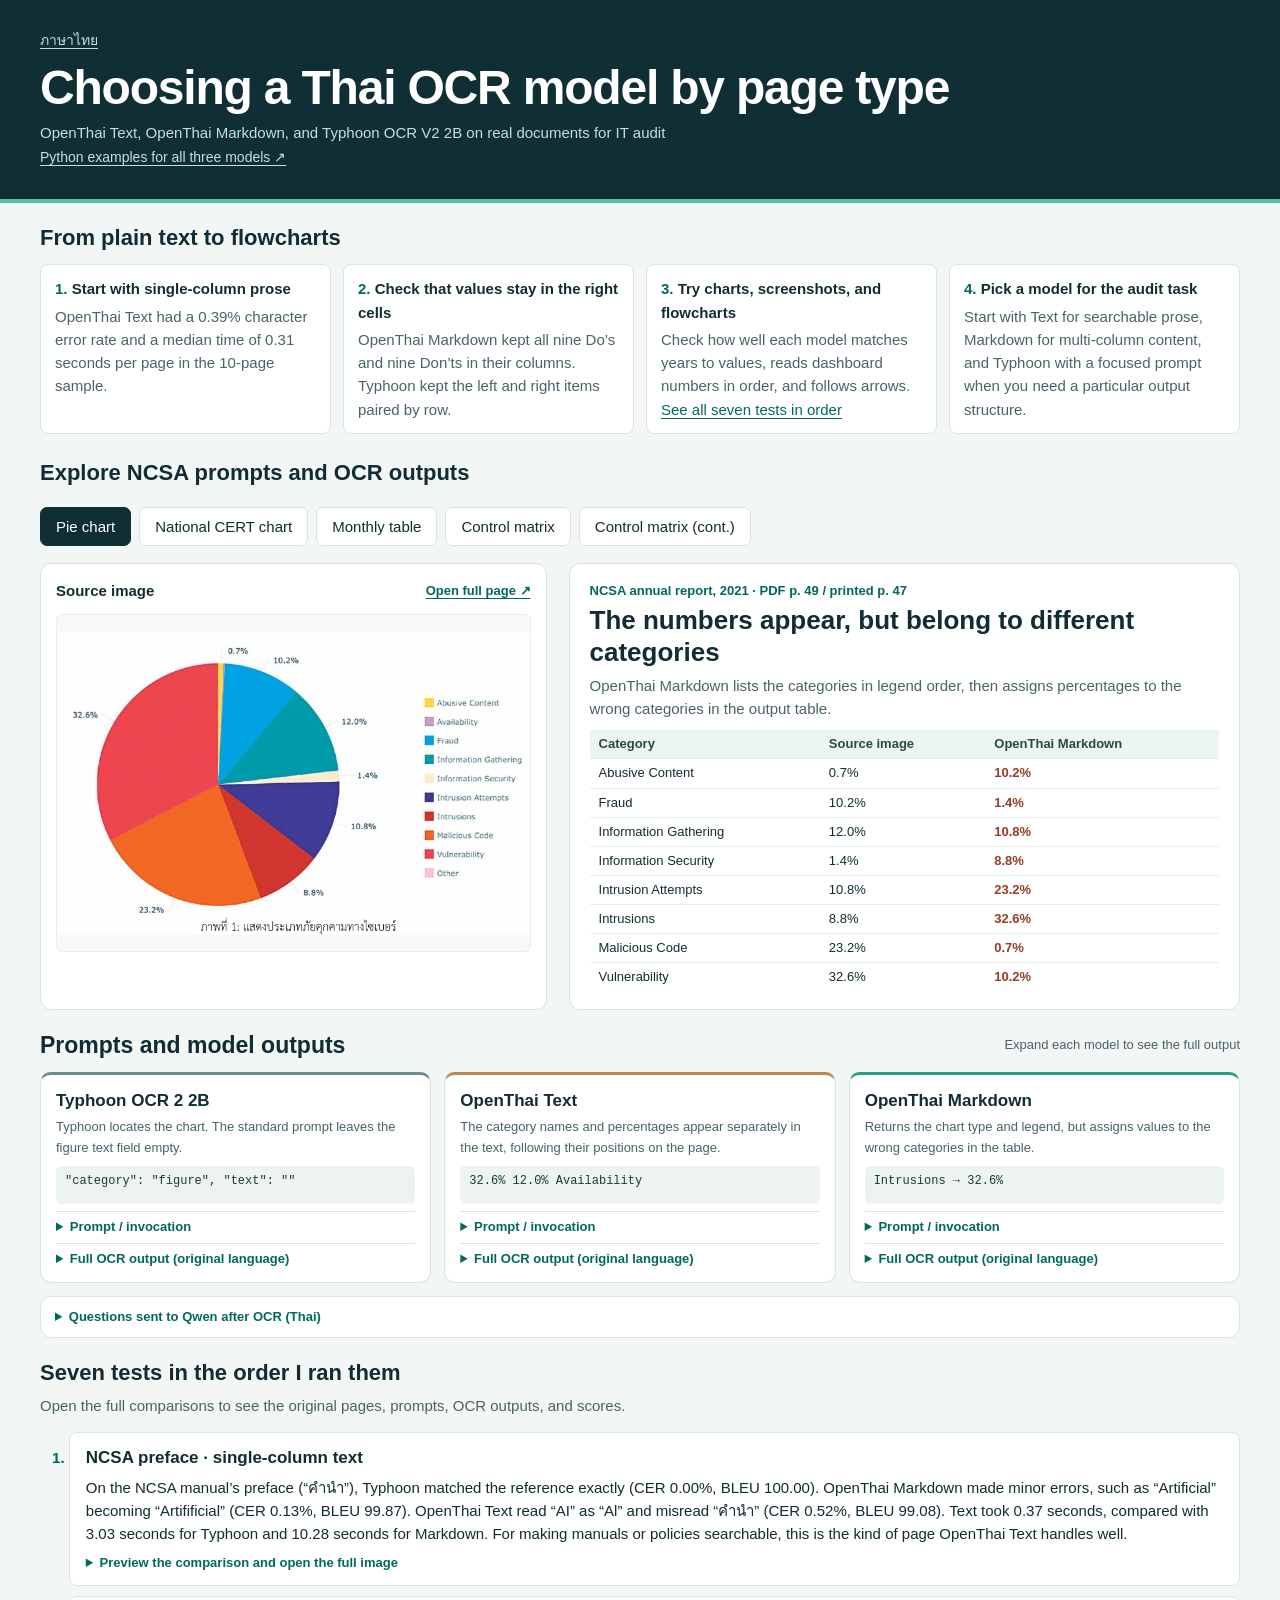
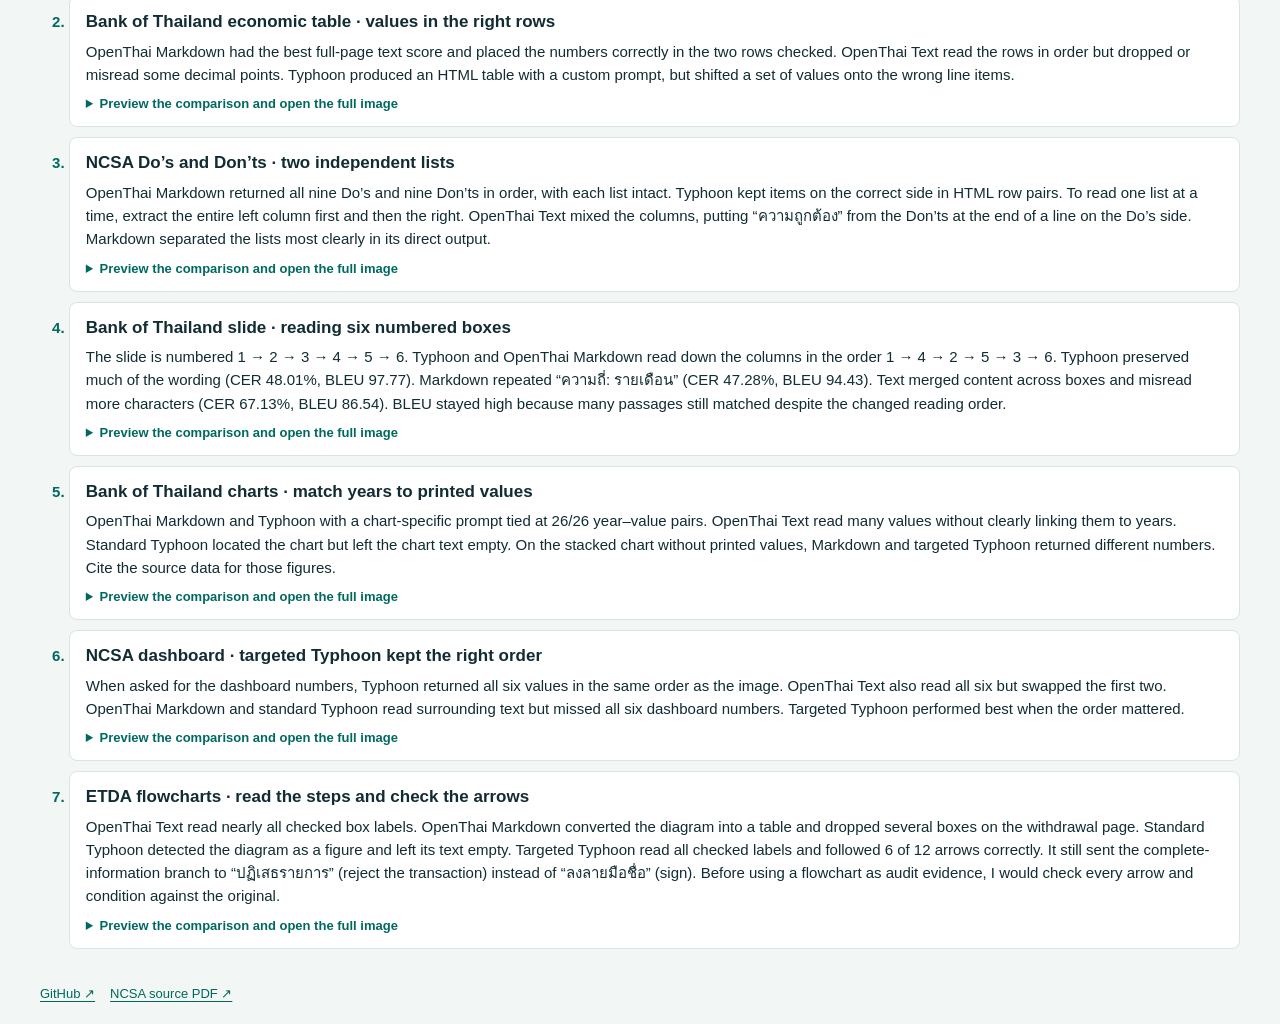
<file: docs/index.html>
<!doctype html>
<html lang="en">
<head>
<meta charset="utf-8">
<meta name="viewport" content="width=device-width, initial-scale=1">
<meta name="description" content="Compare three Thai OCR models on prose, tables, charts, screenshots, and flowcharts for IT audit.">
<title>Choosing a Thai OCR model by page type · IT audit</title>
<link rel="alternate" hreflang="th" href="th.html">
<link rel="stylesheet" href="style.css">
<script defer src="assets/cases.js"></script>
<script defer src="assets/cases.en.js"></script>
<script defer src="assets/test-sequence.js"></script>
<script defer src="app.js"></script>
</head>
<body>
<header class="mast">
  <div class="wrap">
    <a class="language-link" href="th.html" lang="th" hreflang="th">ภาษาไทย</a>
    <h1>Choosing a Thai OCR model by page type</h1>
    <p>OpenThai Text, OpenThai Markdown, and Typhoon OCR V2 2B on real documents for IT audit</p>
    <a class="language-link" href="https://github.com/lengtsp/openthai2.0_ocr_markdown_and_text_test/tree/main/examples#readme">Python examples for all three models ↗</a>
  </div>
</header>
<main class="wrap">
  <section class="story" aria-labelledby="story-title">
    <h2 id="story-title">From plain text to flowcharts</h2>
    <ol class="story-steps">
      <li><strong>Start with single-column prose</strong><p>OpenThai Text had a 0.39% character error rate and a median time of 0.31 seconds per page in the 10-page sample.</p></li>
      <li><strong>Check that values stay in the right cells</strong><p>OpenThai Markdown kept all nine Do’s and nine Don’ts in their columns. Typhoon kept the left and right items paired by row.</p></li>
      <li><strong>Try charts, screenshots, and flowcharts</strong><p>Check how well each model matches years to values, reads dashboard numbers in order, and follows arrows. <a href="#visual-cases">See all seven tests in order</a></p></li>
      <li><strong>Pick a model for the audit task</strong><p>Start with Text for searchable prose, Markdown for multi-column content, and Typhoon with a focused prompt when you need a particular output structure.</p></li>
    </ol>
  </section>
  <h2 id="interactive-cases" class="case-heading">Explore NCSA prompts and OCR outputs</h2>
  <nav id="cases" aria-label="Choose a document example"></nav>
  <section class="comparison" aria-labelledby="case-title">
    <div class="source">
      <div class="section-label"><span>Source image</span><a id="full-image" target="_blank" rel="noopener">Open full page ↗</a></div>
      <img id="source-image" alt="">
    </div>
    <div class="findings">
      <p class="reference" id="reference"></p>
      <h2 id="case-title"></h2>
      <p class="description" id="description"></p>
      <div class="table-scroll"><table id="comparison-table"></table></div>
    </div>
  </section>
  <section aria-labelledby="outputs-title" class="outputs">
    <div class="section-label"><h2 id="outputs-title">Prompts and model outputs</h2><span>Expand each model to see the full output</span></div>
    <div id="models" class="models"></div>
  </section>
  <details class="qa"><summary>Questions sent to Qwen after OCR (Thai)</summary><p>The Q&amp;A run used four pages as evidence. The chart questions cover the National CERT chart.</p><pre id="questions" lang="th"></pre></details>
  <section class="story visual-cases" id="visual-cases" aria-labelledby="visual-title">
    <h2 id="visual-title">Seven tests in the order I ran them</h2>
    <p>Open the full comparisons to see the original pages, prompts, OCR outputs, and scores.</p>
    <ol id="test-sequence" class="test-sequence"></ol>
  </section>
  <footer><a href="https://github.com/lengtsp/openthai2.0_ocr_markdown_and_text_test">GitHub ↗</a><a id="official" target="_blank" rel="noopener">NCSA source PDF ↗</a></footer>
</main>
</body>
</html>
</file>
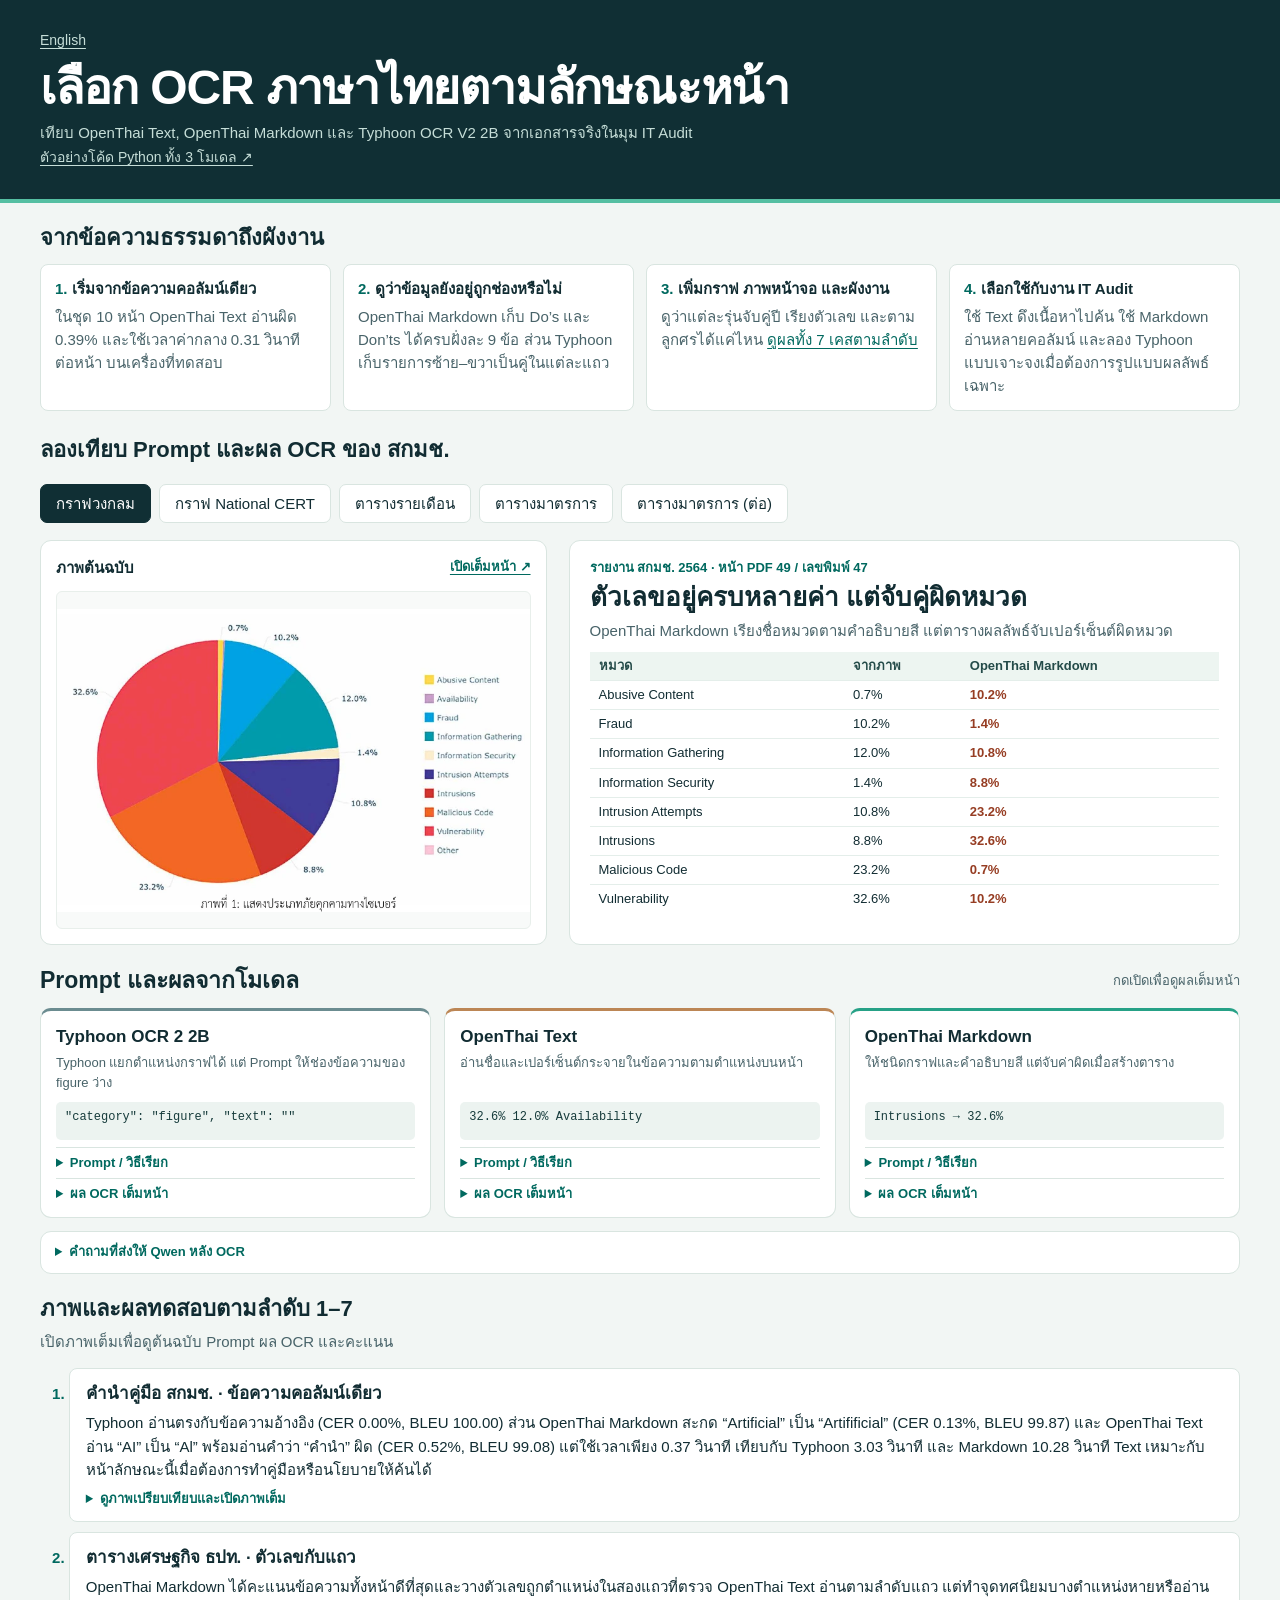
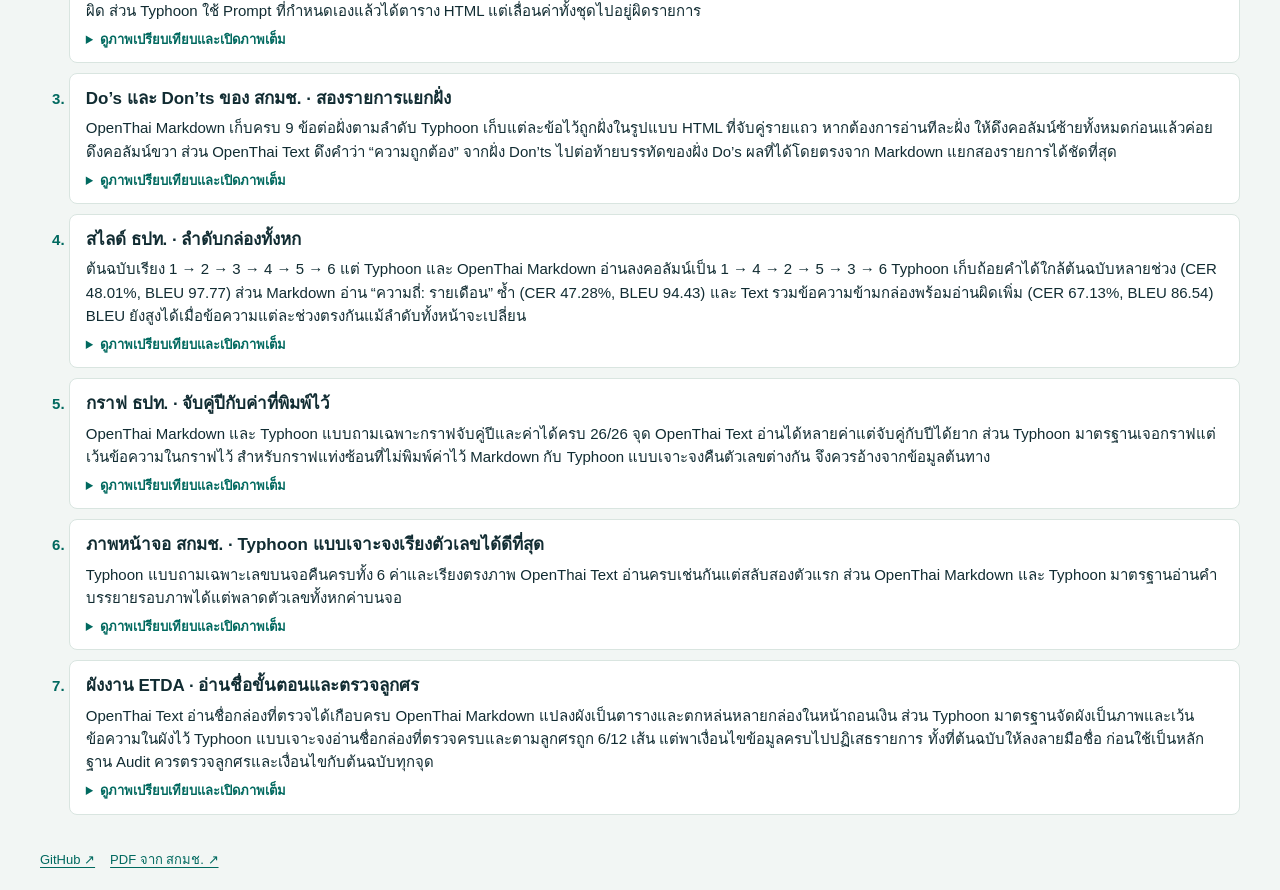
<file: docs/th.html>
<!doctype html>
<html lang="th">
<head>
<meta charset="utf-8">
<meta name="viewport" content="width=device-width, initial-scale=1">
<meta name="description" content="เทียบ OCR ภาษาไทยสามรุ่นกับข้อความ ตาราง กราฟ ภาพหน้าจอ และผังงานสำหรับ IT Audit">
<title>เลือก OCR ภาษาไทยตามลักษณะหน้า · IT Audit</title>
<link rel="alternate" hreflang="en" href="./">
<link rel="stylesheet" href="style.css">
<script defer src="assets/cases.js"></script>
<script defer src="assets/test-sequence.js"></script>
<script defer src="app.js"></script>
</head>
<body>
<header class="mast">
  <div class="wrap">
    <a class="language-link" href="./" lang="en" hreflang="en">English</a>
    <h1>เลือก OCR ภาษาไทยตามลักษณะหน้า</h1>
    <p>เทียบ OpenThai Text, OpenThai Markdown และ Typhoon OCR V2 2B จากเอกสารจริงในมุม IT Audit</p>
    <a class="language-link" href="https://github.com/lengtsp/openthai2.0_ocr_markdown_and_text_test/tree/main/examples#readme">ตัวอย่างโค้ด Python ทั้ง 3 โมเดล ↗</a>
  </div>
</header>
<main class="wrap">
  <section class="story" aria-labelledby="story-title">
    <h2 id="story-title">จากข้อความธรรมดาถึงผังงาน</h2>
    <ol class="story-steps">
      <li><strong>เริ่มจากข้อความคอลัมน์เดียว</strong><p>ในชุด 10 หน้า OpenThai Text อ่านผิด 0.39% และใช้เวลาค่ากลาง 0.31 วินาทีต่อหน้า บนเครื่องที่ทดสอบ</p></li>
      <li><strong>ดูว่าข้อมูลยังอยู่ถูกช่องหรือไม่</strong><p>OpenThai Markdown เก็บ Do’s และ Don’ts ได้ครบฝั่งละ 9 ข้อ ส่วน Typhoon เก็บรายการซ้าย–ขวาเป็นคู่ในแต่ละแถว</p></li>
      <li><strong>เพิ่มกราฟ ภาพหน้าจอ และผังงาน</strong><p>ดูว่าแต่ละรุ่นจับคู่ปี เรียงตัวเลข และตามลูกศรได้แค่ไหน <a href="#visual-cases">ดูผลทั้ง 7 เคสตามลำดับ</a></p></li>
      <li><strong>เลือกใช้กับงาน IT Audit</strong><p>ใช้ Text ดึงเนื้อหาไปค้น ใช้ Markdown อ่านหลายคอลัมน์ และลอง Typhoon แบบเจาะจงเมื่อต้องการรูปแบบผลลัพธ์เฉพาะ</p></li>
    </ol>
  </section>
  <h2 id="interactive-cases" class="case-heading">ลองเทียบ Prompt และผล OCR ของ สกมช.</h2>
  <nav id="cases" aria-label="เลือกตัวอย่างเอกสาร"></nav>
  <section class="comparison" aria-labelledby="case-title">
    <div class="source">
      <div class="section-label"><span>ภาพต้นฉบับ</span><a id="full-image" target="_blank" rel="noopener">เปิดเต็มหน้า ↗</a></div>
      <img id="source-image" alt="">
    </div>
    <div class="findings">
      <p class="reference" id="reference"></p>
      <h2 id="case-title"></h2>
      <p class="description" id="description"></p>
      <div class="table-scroll"><table id="comparison-table"></table></div>
    </div>
  </section>
  <section aria-labelledby="outputs-title" class="outputs">
    <div class="section-label"><h2 id="outputs-title">Prompt และผลจากโมเดล</h2><span>กดเปิดเพื่อดูผลเต็มหน้า</span></div>
    <div id="models" class="models"></div>
  </section>
  <details class="qa"><summary>คำถามที่ส่งให้ Qwen หลัง OCR</summary><p>รอบถามตอบใช้หลักฐาน 4 หน้า คำถามเรื่องกราฟครอบคลุม National CERT</p><pre id="questions"></pre></details>
  <section class="story visual-cases" id="visual-cases" aria-labelledby="visual-title">
    <h2 id="visual-title">ภาพและผลทดสอบตามลำดับ 1–7</h2>
    <p>เปิดภาพเต็มเพื่อดูต้นฉบับ Prompt ผล OCR และคะแนน</p>
    <ol id="test-sequence" class="test-sequence"></ol>
  </section>
  <footer><a href="https://github.com/lengtsp/openthai2.0_ocr_markdown_and_text_test">GitHub ↗</a><a id="official" target="_blank" rel="noopener">PDF จาก สกมช. ↗</a></footer>
</main>
</body>
</html>
</file>
<file: docs/style.css>
:root{color-scheme:light;--ink:#112c32;--muted:#486369;--deep:#102f34;--accent:#00695f;--paper:#f2f6f4;--line:#d9e5e0;--white:#fff;--warn:#963d23;font-family:Inter,"Noto Sans Thai","Leelawadee UI",Tahoma,sans-serif}
*{box-sizing:border-box}body{margin:0;background:var(--paper);color:var(--ink);font-size:15px;line-height:1.55}.wrap{width:min(1320px,calc(100% - 80px));margin:auto}.mast{background:var(--deep);color:#fff;padding:28px 0 31px;border-bottom:4px solid #55bfa2}.mast p{margin:5px 0 0;color:#c6ded8}.mast .eyebrow{font-family:Consolas,monospace;letter-spacing:.16em;font-size:12px;color:#99e0cc;display:flex;gap:10px;align-items:center}.eyebrow span{display:inline-block;width:6px;height:6px;border-radius:50%;background:#99e0cc}h1{margin:7px 0 0;font-size:clamp(28px,4vw,48px);line-height:1.2;letter-spacing:-.025em}h2,p{margin:0}nav{display:flex;gap:8px;flex-wrap:wrap;padding:17px 0}button{font:inherit;cursor:pointer;border:1px solid var(--line);background:white;color:var(--ink);border-radius:7px;padding:7px 15px}button[aria-pressed=true]{background:var(--deep);border-color:var(--deep);color:white}a{color:var(--accent);text-underline-offset:3px}a:focus-visible,button:focus-visible,summary:focus-visible{outline:3px solid #16816b;outline-offset:3px}.comparison{display:grid;grid-template-columns: .86fr 1.14fr;gap:22px;align-items:stretch}.source,.findings,.model,.qa{background:var(--white);border:1px solid var(--line);border-radius:11px}.source{padding:15px;display:flex;flex-direction:column;min-width:0}.section-label{display:flex;align-items:center;justify-content:space-between;gap:12px;font-weight:700}.section-label a,.section-label>span:last-child{font-size:13px}.source img{width:100%;height:338px;object-fit:contain;background:#f8faf9;margin-top:12px;border:1px solid #e8efeb;border-radius:6px}.findings{padding:17px 20px;min-width:0}.reference{color:var(--accent);font-size:13px;font-weight:700}.findings h2{font-size:26px;line-height:1.22;margin:4px 0 5px}.description{color:var(--muted);margin-bottom:10px}.table-scroll{overflow:auto}table{width:100%;border-collapse:collapse;font-size:13px;white-space:nowrap}th,td{padding:4px 9px;text-align:left;border-bottom:1px solid #e4eeea}thead{background:#edf5f1;color:#244b49}tbody tr:last-child td{border-bottom:0}.wrong{color:var(--warn);font-weight:700}.right{color:var(--accent);font-weight:700}.muted{color:var(--muted)}.outputs{margin-top:18px}.outputs .section-label{margin-bottom:9px}.outputs .section-label>span{color:var(--muted);font-weight:400}.outputs h2{font-size:23px}.models{display:grid;grid-template-columns:repeat(3,minmax(0,1fr));gap:13px}.model{padding:13px 15px;border-top:3px solid #6b8c90;min-width:0}.model:nth-child(2){border-top-color:#bc8655}.model:nth-child(3){border-top-color:#26a186}.model h3{margin:0;font-size:17px}.model p{color:var(--muted);font-size:13px;min-height:41px;margin:3px 0 8px}.excerpt{margin:0 0 7px;padding:7px 9px;min-height:38px;background:#ecf3f0;color:#173c3c;border-radius:5px;font:12px/1.4 Consolas,monospace;white-space:pre-wrap;overflow-wrap:anywhere}.model details{border-top:1px solid var(--line);padding-top:5px;margin-top:5px}summary{cursor:pointer;color:var(--accent);font-weight:650;font-size:13px}details pre{white-space:pre-wrap;overflow-wrap:anywhere;background:#eff5f2;padding:11px;border-radius:5px;max-height:430px;overflow:auto;font:13px/1.6 Consolas,"Leelawadee UI",monospace}.qa{margin-top:13px;padding:10px 14px}.qa p{color:var(--muted);margin-top:5px}footer{display:flex;gap:15px;padding:13px 0 20px;font-size:13px}
@media(max-width:850px){.wrap{width:calc(100% - 36px)}.comparison{grid-template-columns:1fr;gap:12px}.models{grid-template-columns:1fr}.model p{min-height:0}.source img{height:min(330px,65vw)}}@media(max-width:460px){.wrap{width:calc(100% - 24px)}.findings{padding:13px}.mast{padding:23px 0}.source img{height:58vw}.outputs .section-label{align-items:start}.outputs h2{font-size:19px}}

.story{margin:18px 0 22px}.story h2,.case-heading{font-size:22px}
.mast .language-link{display:inline-block;color:#c6ded8;font-size:14px}
.story-steps{display:grid;grid-template-columns:repeat(4,minmax(0,1fr));gap:12px;margin:9px 0 0;padding:0;list-style-position:inside}
.story-steps li{background:var(--white);border:1px solid var(--line);border-radius:8px;padding:12px 14px}
.story-steps li::marker{color:var(--accent);font-weight:700}
.story-steps p,.visual-cases>p{margin-top:4px;color:var(--muted)}
.test-sequence{display:grid;gap:10px;padding-left:1.8rem}
.test-sequence li{background:var(--white);border:1px solid var(--line);border-radius:8px;padding:12px 16px}
.test-sequence li::marker{color:var(--accent);font-weight:700}
.test-sequence h3{margin:0 0 4px;font-size:17px}
.test-sequence details{margin-top:8px}
.test-sequence img{display:block;max-width:100%;max-height:640px;margin-top:8px}
@media(max-width:850px){.story-steps{grid-template-columns:repeat(2,minmax(0,1fr))}}
@media(max-width:530px){.story-steps{grid-template-columns:1fr}}
</file>
